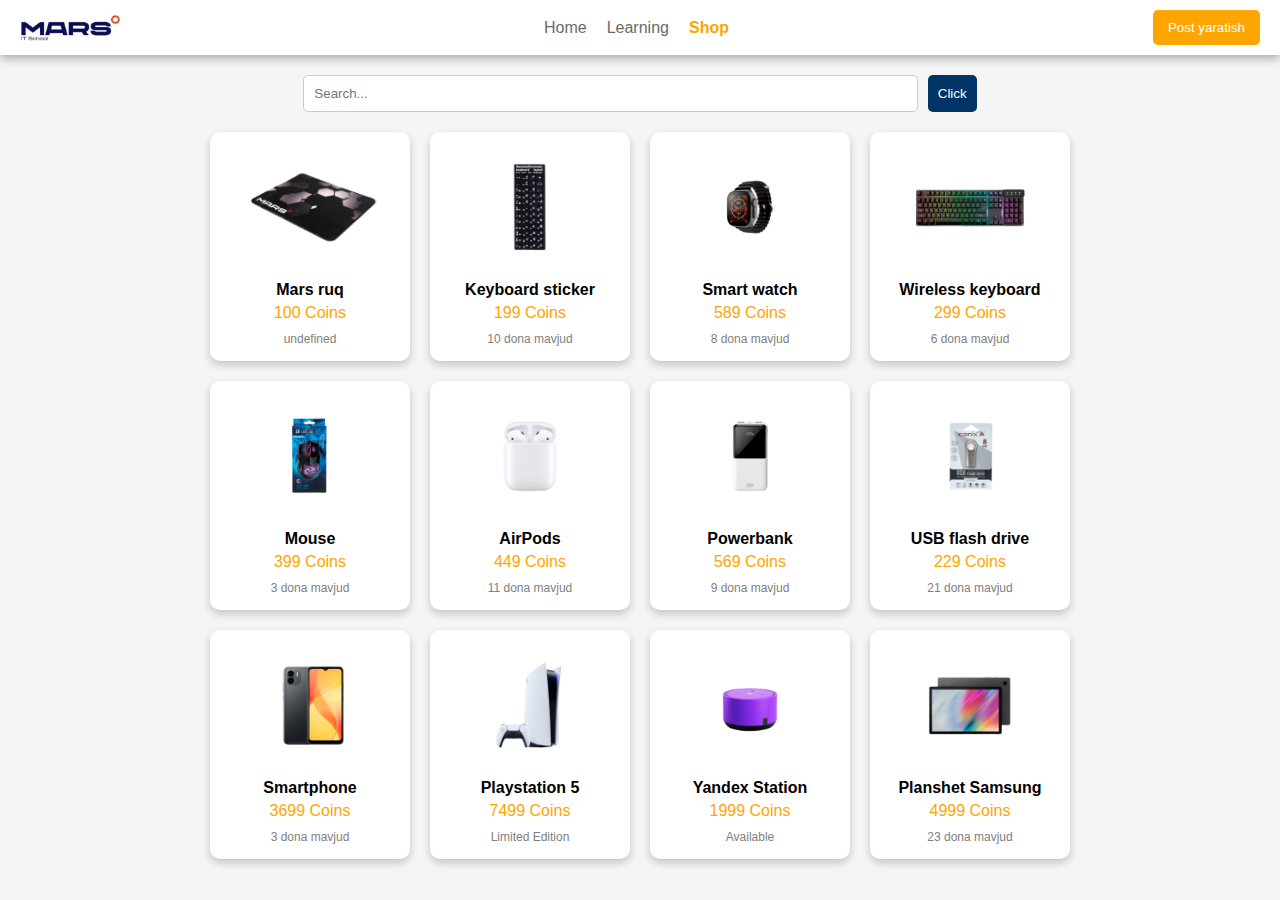
<file: index.html>
<!DOCTYPE html>
<html lang="en">
<head>
    <meta charset="UTF-8">
    <meta name="viewport" content="width=device-width, initial-scale=1.0">
    <title>Magazin</title>
    <link rel="stylesheet" href="styles.css">
</head>
<body>
    <header>
        <nav>
            <img src="Logo.png" alt="Mars Logo" class="logo">
            <ul>
                <li><a href="../amaliyot/HomePage.html">Home</a></li>
                <li>Learning</li>
                <li class="active">Shop</li>
            </ul>
            <button class="post-button">Post yaratish</button>
        </nav>
    </header>

    <main>
        <div class="container">
            <div class="search-bar">
                <input type="text" placeholder="Search..." id="searchInput">
                <button id="searchButton">Click</button>
            </div>

            <div class="products" id="productContainer"></div>
        </div>
    </main>
    <script src="script.js"></script>
</body>
</html>
</file>
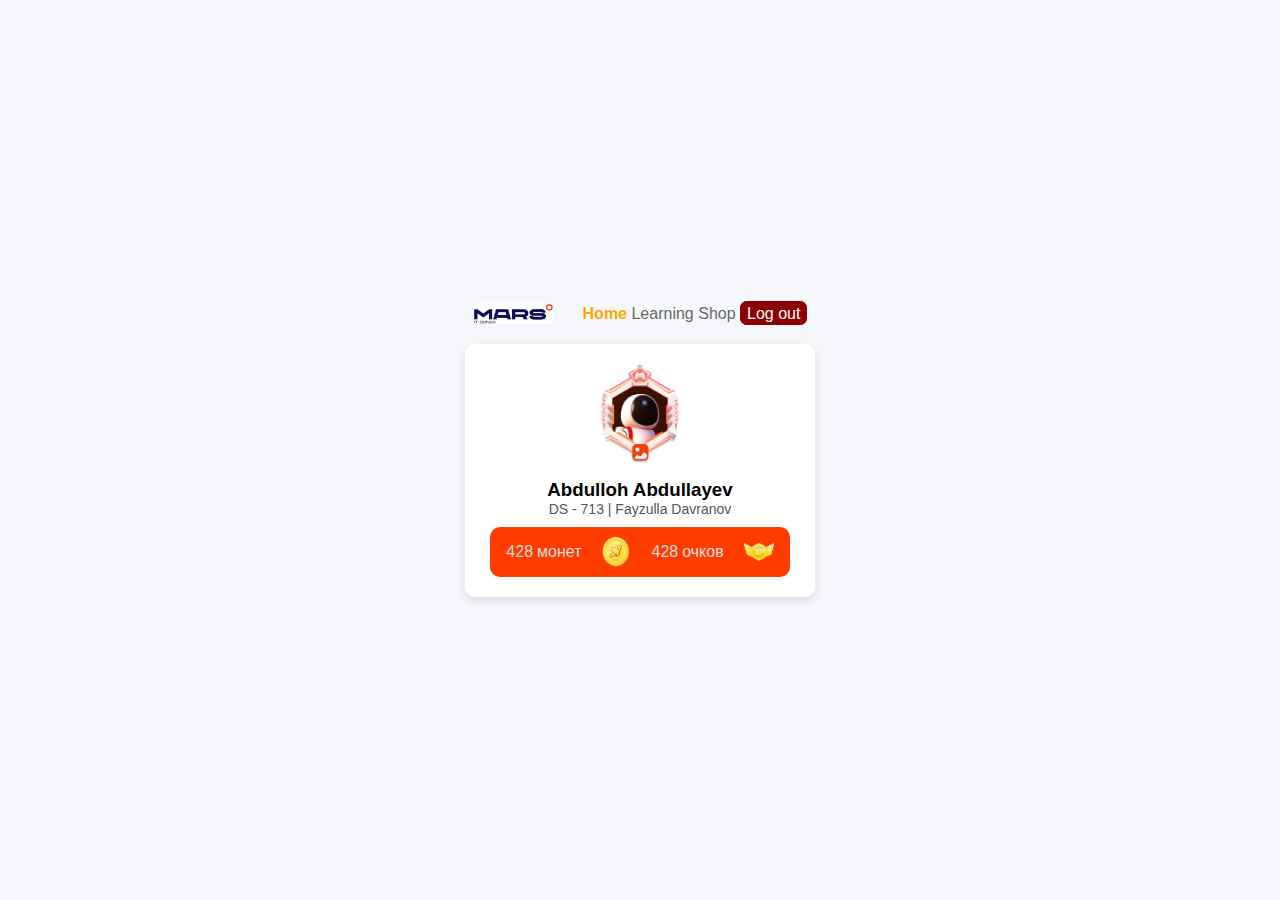
<file: HomePage.html>
<!DOCTYPE html>
<html lang="uz">
<head>
    <meta charset="UTF-8">
    <meta name="viewport" content="width=device-width, initial-scale=1.0">
    <title>Profile</title>
    <link rel="stylesheet" href="style.css">
    <link rel="stylesheet" href="min.css">
</head>
<body style="flex-direction: column;">
    <header class="profile-header" style = "display: flex; gap:30px;">
        <img src="Logo.png" alt="Mars Logo" class="logo">
        <nav>
            <a href="#" class="nav-link" id="all">Home</a>
            <a href="#" class="nav-link">Learning</a>
            <a href="../space.shop/index.html" class="nav-link">Shop</a>
            <a href="index.html" id="log">Log out</a>
        </nav>
    </header>
    <div class="profile-container">
        <div class="profile-card">
            <img src="Profile Picture.png" alt="Avatar" class="avatar">
            <h3>Abdulloh Abdullayev</h3>
            <p class="profile-info">DS - 713 | Fayzulla Davranov</p>
            <div class="profile-stats">
                <p><span>428</span> монет</p> <img src="Rectangle 2162.png" alt="">
                <p><span>428</span> очков</p> <img src="Rectangle 2162.svg" alt="">
            </div>
        </div>
    </div>
</body>
</html>
</file>
<file: styles.css>
* {
    box-sizing: border-box;
    margin: 0;
    padding: 0;
}

body {
    font-family: Arial, sans-serif;
    background-color: #f5f5f5;
}

header {
    box-shadow: 0px 3px 10px rgb(163, 163, 163);
    background-color: #ffffff;
    padding: 10px 20px;
    color: white;
    display: flex;
    align-items: center;
    justify-content: space-between;
}

.logo {
    width: 100px;
}

nav ul {
    list-style: none;
    display: flex;
    gap: 20px;
}

nav ul li {
    cursor: pointer;
    color: #696969;
}

nav a{
    color: #696969;
    text-decoration: none;
}

nav ul .active {
    font-weight: bold;
    color: orange;
}

nav{
    width: 100%;
    display: flex;
    align-items: center;
    justify-content: space-between;
}

.post-button {
    background-color: orange;
    border: none;
    color: white;
    padding: 10px 15px;
    cursor: pointer;
    border-radius: 5px;
}

.container {
    width: 80%;
    margin: 20px auto;
    text-align: center;
}

.search-bar {
    display: flex;
    justify-content: center;
    gap: 10px;
    margin-bottom: 20px;
}

.search-bar input {
    padding: 10px;
    width: 60%;
    border-radius: 5px;
    border: 1px solid #ccc;
}

.search-bar button {
    padding: 10px;
    background-color: #003366;
    color: white;
    border: none;
    border-radius: 5px;
    cursor: pointer;
}

.products {
    display: flex;
    flex-wrap: wrap;
    gap: 20px;
    justify-content: center;
}

.card {
    background-color: white;
    width: 200px;
    padding: 15px;
    border-radius: 10px;
    box-shadow: 0px 4px 8px rgba(0, 0, 0, 0.2);
    text-align: center;
}

.card img {
    width: 100%;
    height: 120px;
    object-fit: contain;
    border-radius: 8px;
    margin-bottom: 10px;
}

.card .product-name {
    font-weight: bold;
    margin-bottom: 5px;
}

.card .product-price {
    color: orange;
    margin-bottom: 10px;
}

.card .product-stock {
    color: gray;
    font-size: 12px;
}
</file>
<file: style.css>
* {
    box-sizing: border-box;
    margin: 0;
    padding: 0;
    font-family: Arial, sans-serif;
}

body {
    display: flex;
    justify-content: center;
    align-items: center;
    height: 100vh;
    background-color: #f5f7fa;
}

.login-container, .profile-container {
    background: #fff;
    border-radius: 10px;
    box-shadow: 0 4px 8px rgba(0, 0, 0, 0.1);
    padding: 20px;
    width: 300px;
    text-align: center;
}

.header, .profile-header {
    display: flex;
    justify-content: space-between;
    align-items: center;
    margin-bottom: 20px;
}

.logo {
    width: 80px;
}

.offer-link {
    color: #ff5733;
    text-decoration: none;
    font-size: 14px;
}

h2 {
    font-size: 24px;
    color: #333;
}

.role-selector {
    display: flex;
    justify-content: center;
    margin-bottom: 20px;
}

.role-button {
    flex: 1;
    padding: 10px;
    border: 1px solid #ddd;
    border-radius: 5px;
    background-color: #f0f0f0;
    cursor: pointer;
}

.role-button.active {
    background-color: #007bff;
    color: white;
}

input {
    width: 100%;
    padding: 10px;
    margin: 10px 0;
    border-radius: 5px;
    border: 1px solid #ccc;
}

.password-container {
    position: relative;
    width: 100%;
}

.eye-icon {
    position: absolute;
    top: 50%;
    right: 10px;
    transform: translateY(-50%);
    background: none;
    border: none;
    cursor: pointer;
    font-size: 16px;
}

.login-button {
    width: 100%;
    padding: 10px;
    border: none;
    border-radius: 5px;
    background-color: #ff5733;
    color: white;
    font-size: 16px;
    cursor: pointer;
}

.login-button:hover {
    background-color: #e94e2b;
}

.profile-card {
    text-align: center;
    width: 300px;
}

.avatar {
    width: 80px;
    border-radius: 50%;
    margin-bottom: 10px;
}

.profile-info {
    font-size: 14px;
    color: #555;
}

.profile-stats {
    border-radius: 10px;
    padding: 10px 20px;
    display: flex;
    justify-content: center;
    gap: 20px;
    margin-top: 10px;
    background-color: rgb(255, 60, 0);
    color: #ddd;
}
.nav-link{
    text-decoration: none;
    color: #696969;
}
.profile-stats img{
    width: 30px;
}
.profile-stats span{
    display: flex;
    align-items: center;
    justify-content: center;
}
.profile-container{
    display: flex;
    align-items: center;
    justify-content: center;
    width: 350px;
    background-color: #fff;
}
.profile-stats p{
    display: flex;
    align-items: center;
    justify-content: center;
    gap: 4px;
}
#log{
    border: 1px darkred solid;
    padding: 5px 10px;
    border-radius: 7px;
    text-decoration: none;
    color: white;
    background-color: darkred;
}
#all{
    font-weight: bold;
    color: orange;
}
</file>
<file: min.css>
* {
  box-sizing: border-box;
  margin: 0;
  padding: 0;
  font-family: Arial, sans-serif;
}

body {
  display: flex;
  justify-content: center;
  align-items: center;
  height: 100vh;
  background-color: #f5f7fa;
}

.login-container,
.profile-container {
  min-width: 350px;
  background: #fff;
  border-radius: 10px;
  box-shadow: 0 4px 8px rgba(0, 0, 0, 0.1);
  padding: 20px;
  width: 300px;
  text-align: center;
}

.header,
.profile-header {
  display: flex;
  justify-content: space-between;
  align-items: center;
  margin-bottom: 20px;
}

.logo {
  width: 80px;
}

.offer-link {
  color: #ff5733;
  text-decoration: none;
  font-size: 14px;
}

h2 {
  font-size: 24px;
  color: #333;
}

.role-selector {
  display: flex;
  justify-content: center;
  margin-bottom: 20px;
}

.role-button {
  flex: 1;
  padding: 10px;
  border: 1px solid #ddd;
  border-radius: 5px;
  background-color: #f0f0f0;
  cursor: pointer;
}

.role-button.active {
  background-color: #007bff;
  color: white;
}

input {
  width: 100%;
  padding: 10px;
  margin: 10px 0;
  border-radius: 5px;
  border: 1px solid #ccc;
}

.password-container {
  position: relative;
  width: 100%;
}

.eye-icon {
  position: absolute;
  top: 50%;
  right: 10px;
  transform: translateY(-50%);
  background: none;
  border: none;
  cursor: pointer;
  font-size: 16px;
}

.login-button {
  width: 100%;
  padding: 10px;
  border: none;
  border-radius: 5px;
  background-color: #ff5733;
  color: white;
  font-size: 16px;
  cursor: pointer;
}

.login-button:hover {
  background-color: #e94e2b;
}

.profile-card {
  text-align: center;
  width: 300px;
}

.avatar {
  width: 80px;
  border-radius: 50%;
  margin-bottom: 10px;
}

.profile-info {
  font-size: 14px;
  color: #555;
}

.profile-stats {
  border-radius: 10px;
  padding: 10px 20px;
  display: flex;
  justify-content: center;
  gap: 20px;
  margin-top: 10px;
  background-color: rgb(255, 60, 0);
  color: #ddd;
}
.nav-link {
  text-decoration: none;
  color: #696969;
}
.profile-stats img {
  width: 30px;
}
.profile-stats span {
  display: flex;
  align-items: center;
  justify-content: center;
}
.profile-container {
  display: flex;
  align-items: center;
  justify-content: center;
  width: 350px;
  background-color: #fff;
}
.profile-stats p {
  display: flex;
  align-items: center;
  justify-content: center;
  gap: 4px;
}
#log {
  border: 1px darkred solid;
  padding: 2.5px 6px;
  border-radius: 7px;
  text-decoration: none;
  color: white;
  background-color: darkred;
}
#all {
  font-weight: bold;
  color: orange;
}
</file>
